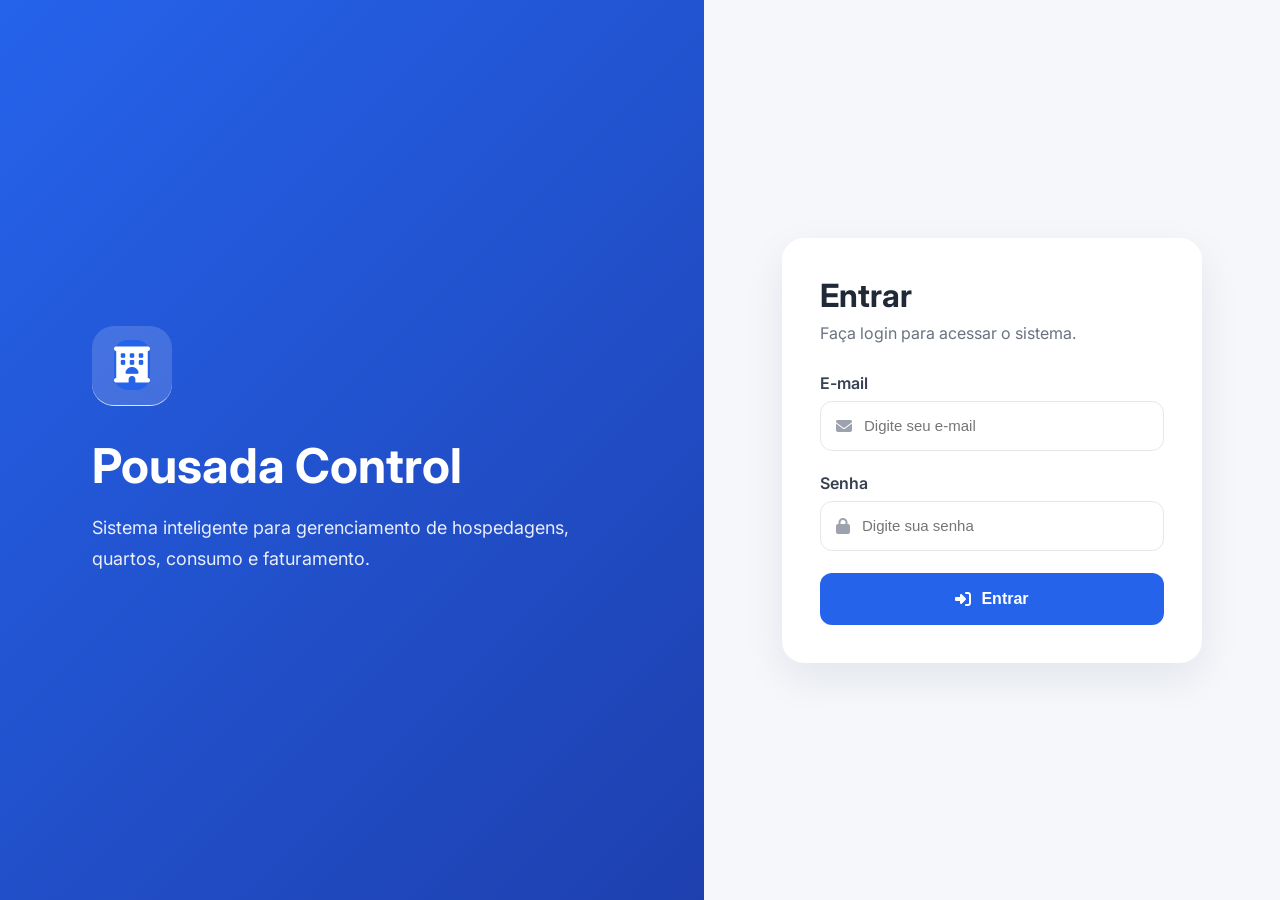
<file: index.html>
<!DOCTYPE html>
<html lang="pt-BR">
<head>
  <meta charset="UTF-8" />
  <meta http-equiv="refresh" content="0; url=login.html" />
  <title>Redirecionando...</title>
</head>
<body>
  <script>
    window.location.href = "login.html";
  </script>
</body>
</html>
</file>
<file: css/global.css>
/* ==========================
   GOOGLE FONTS
========================== */

@import url('https://fonts.googleapis.com/css2?family=Inter:wght@300;400;500;600;700&display=swap');

/* ==========================
   RESET
========================== */

*{
    margin:0;
    padding:0;
    box-sizing:border-box;
}

html{
    scroll-behavior:smooth;
}

body{
    font-family:'Inter',sans-serif;
    background:#f5f7fb;
    color:#1f2937;
}

/* ==========================
   VARIÁVEIS
========================== */

:root{

    --primary:#2563eb;
    --primary-hover:#1d4ed8;

    --success:#16a34a;
    --warning:#f59e0b;
    --danger:#dc2626;

    --background:#f5f7fb;

    --white:#ffffff;

    --text:#1f2937;

    --text-light:#6b7280;

    --border:#e5e7eb;

    --shadow:0 8px 24px rgba(15,23,42,.06);

    --radius:16px;

}

/* ==========================
   LAYOUT
========================== */

.layout{

    display:flex;

    min-height:100vh;

}

/* ==========================
   SIDEBAR
========================== */

.sidebar{

    width:270px;

    background:#ffffff;

    border-right:1px solid var(--border);

    display:flex;

    flex-direction:column;

    position:fixed;

    left:0;

    top:0;

    bottom:0;

}

.logo{

    height:90px;

    display:flex;

    align-items:center;

    gap:15px;

    padding:0 25px;

    border-bottom:1px solid var(--border);

}

.logo i{

    width:50px;

    height:50px;

    background:var(--primary);

    color:#fff;

    display:flex;

    align-items:center;

    justify-content:center;

    border-radius:14px;

    font-size:22px;

}

.logo h2{

    font-size:19px;

    font-weight:700;

}

.logo span{

    color:var(--text-light);

    font-size:13px;

}

/* ==========================
   MENU
========================== */

.sidebar nav{

    display:flex;

    flex-direction:column;

    padding:18px;

    gap:6px;

}

.sidebar nav a{

    text-decoration:none;

    color:var(--text);

    display:flex;

    align-items:center;

    gap:14px;

    padding:14px 18px;

    border-radius:12px;

    transition:.25s;

    font-weight:500;

}

.sidebar nav a:hover{

    background:#eef4ff;

    color:var(--primary);

}

.sidebar nav a.active{

    background:var(--primary);

    color:#fff;

}

.sidebar nav a i{

    width:20px;

    text-align:center;

}

/* ==========================
   CONTENT
========================== */

.content{

    margin-left:270px;

    width:calc(100% - 270px);

    min-height:100vh;

}

/* ==========================
   TOPBAR
========================== */

.topbar{

    height:90px;

    background:#fff;

    display:flex;

    justify-content:space-between;

    align-items:center;

    padding:0 35px;

    border-bottom:1px solid var(--border);

}

.topbar h1{

    font-size:30px;

    margin-bottom:4px;

}

.topbar p{

    color:var(--text-light);

}

/* ==========================
   MAIN
========================== */

main section{

    padding:30px 35px 0;

}

/* ==========================
   PAGE ACTIONS
========================== */

.page-actions{

    display:flex;

    gap:15px;

    align-items:center;

    flex-wrap:wrap;

}

/* ==========================
   SEARCH BOX
========================== */

.search-box{

    width:350px;

    background:#fff;

    border:1px solid var(--border);

    border-radius:12px;

    display:flex;

    align-items:center;

    padding:0 16px;

    height:48px;

}

.search-box i{

    color:#9ca3af;

}

.search-box input{

    flex:1;

    border:none;

    outline:none;

    margin-left:12px;

    font-size:15px;

    background:transparent;

}

/* ==========================
   INPUTS
========================== */

input,
select,
textarea{

    width:100%;

    height:46px;

    border:1px solid var(--border);

    border-radius:10px;

    padding:0 15px;

    font-size:15px;

    outline:none;

    transition:.2s;

}

textarea{

    height:auto;

    padding:15px;

    resize:vertical;

}

input:focus,
select:focus,
textarea:focus{

    border-color:var(--primary);

}

/* ==========================
   LABELS
========================== */

label{

    display:block;

    margin-bottom:8px;

    font-weight:600;

    color:#374151;

}

/* ==========================
   FORM
========================== */

.form{

    display:flex;

    flex-direction:column;

    gap:18px;

}

.form-row{

    display:grid;

    grid-template-columns:1fr 1fr;

    gap:20px;

}

/* ==========================
   TITULOS
========================== */

.section-title{

    display:flex;

    justify-content:space-between;

    align-items:center;

    margin-bottom:20px;

}

.section-title h2{

    font-size:22px;

}

/* ==========================
   SCROLLBAR
========================== */

::-webkit-scrollbar{

    width:9px;

}

::-webkit-scrollbar-thumb{

    background:#d1d5db;

    border-radius:20px;

}

::-webkit-scrollbar-track{

    background:#f3f4f6;

}
.sidebar{
    display:flex;
    flex-direction:column;
}

.sidebar nav{
    flex:1;
}

.sidebar-footer{
    padding:20px;
    border-top:1px solid #e5e7eb;
}

.btn-logout{
    width:100%;
    border:none;
    background:#fff5f5;
    color:#dc2626;
    padding:14px 18px;
    border-radius:14px;
    display:flex;
    align-items:center;
    gap:12px;
    cursor:pointer;
    font-size:15px;
    font-weight:600;
    transition:.25s;
}

.btn-logout:hover{
    background:#dc2626;
    color:#fff;
}

.btn-logout i{
    font-size:16px;
}
</file>
<file: css/components.css>
/* ===================================================
   BOTÕES
=================================================== */

.btn-primary,
.btn-secondary,
.btn-danger{

    border:none;

    border-radius:12px;

    padding:12px 20px;

    cursor:pointer;

    font-size:15px;

    font-weight:600;

    display:flex;

    align-items:center;

    justify-content:center;

    gap:10px;

    transition:.25s;

}

.btn-primary{

    background:var(--primary);

    color:#fff;

}

.btn-primary:hover{

    background:var(--primary-hover);

}

.btn-secondary{

    background:#fff;

    color:var(--text);

    border:1px solid var(--border);

}

.btn-secondary:hover{

    background:#f8fafc;

}

.btn-danger{

    background:#dc2626;

    color:#fff;

}

.btn-danger:hover{

    background:#b91c1c;

}

.btn-icon{

    width:42px;

    height:42px;

    border:none;

    border-radius:10px;

    cursor:pointer;

    background:#f3f4f6;

    display:flex;

    justify-content:center;

    align-items:center;

    transition:.2s;

}

.btn-icon:hover{

    background:#e5e7eb;

}

/* ===================================================
   CARDS DASHBOARD
=================================================== */

.cards{

    display:grid;

    grid-template-columns:repeat(auto-fit,minmax(240px,1fr));

    gap:22px;

}

.card{

    background:#fff;

    border-radius:18px;

    padding:24px;

    box-shadow:var(--shadow);

    border:1px solid #eef2f7;

}

.card i{

    font-size:30px;

    color:var(--primary);

    margin-bottom:18px;

}

.card h3{

    color:var(--text-light);

    font-size:15px;

    font-weight:500;

    margin-bottom:10px;

}

.card h2{

    font-size:32px;

}

/* ===================================================
   TABELAS
=================================================== */

.table-container{

    background:#fff;

    border-radius:18px;

    box-shadow:var(--shadow);

    overflow:hidden;

}

table{

    width:100%;

    border-collapse:collapse;

}

thead{

    background:#f8fafc;

}

thead th{

    padding:18px;

    text-align:left;

    font-size:14px;

    color:#6b7280;

    font-weight:600;

}

tbody td{

    padding:18px;

    border-top:1px solid #edf2f7;

}

tbody tr{

    transition:.2s;

}

tbody tr:hover{

    background:#fafafa;

}

/* ===================================================
   STATUS
=================================================== */

.status{

    display:inline-flex;

    align-items:center;

    justify-content:center;

    padding:7px 12px;

    border-radius:50px;

    font-size:13px;

    font-weight:600;

}

.status-livre{

    background:#dcfce7;

    color:#15803d;

}

.status-ocupado{

    background:#fee2e2;

    color:#dc2626;

}

.status-limpeza{

    background:#fef3c7;

    color:#b45309;

}

.status-manutencao{

    background:#e5e7eb;

    color:#374151;

}

/* ===================================================
   MODAL
=================================================== */

.modal{

    position:fixed;

    inset:0;

    background:rgba(0,0,0,.45);

    display:none;

    justify-content:center;

    align-items:center;

    z-index:999;

}

.modal.active{

    display:flex;

}

.modal-content{

    width:650px;

    max-width:95%;

    background:#fff;

    border-radius:20px;

    box-shadow:0 15px 40px rgba(0,0,0,.15);

    overflow:hidden;

}

.modal-content.large{

    width:850px;

}

.modal-header{

    display:flex;

    justify-content:space-between;

    align-items:center;

    padding:22px 28px;

    border-bottom:1px solid var(--border);

}

.modal-header h2{

    font-size:22px;

}

.modal form{

    padding:28px;

}

.modal-actions{

    display:flex;

    justify-content:flex-end;

    gap:12px;

    margin-top:28px;

}

/* ===================================================
   SETTINGS CARD
=================================================== */

.settings-grid{

    display:grid;

    grid-template-columns:repeat(auto-fit,minmax(420px,1fr));

    gap:25px;

}

.settings-card{

    background:#fff;

    border-radius:18px;

    box-shadow:var(--shadow);

    padding:25px;

}

/* ===================================================
   REPORT CARD
=================================================== */

.relatorios-grid{

    display:grid;

    grid-template-columns:repeat(auto-fit,minmax(400px,1fr));

    gap:24px;

}

.report-card{

    background:#fff;

    border-radius:18px;

    box-shadow:var(--shadow);

    padding:24px;

}

/* ===================================================
   QUARTOS
=================================================== */

.quartos-grid{

    display:grid;

    grid-template-columns:repeat(auto-fit,minmax(300px,1fr));

    gap:20px;

}

.quarto-card{

    background:#fff;

    border-radius:18px;

    padding:22px;

    box-shadow:var(--shadow);

    border:1px solid #eef2f7;

    transition:.25s;

}

.quarto-card:hover{

    transform:translateY(-4px);

}

.quarto-card h3{

    margin-bottom:10px;

}

.quarto-card p{

    color:#6b7280;

    margin:6px 0;

}

.quarto-footer{

    display:flex;

    justify-content:space-between;

    margin-top:18px;

}

/* ===================================================
   HOSPEDAGENS
=================================================== */

.hospedagens-grid{

    display:grid;

    grid-template-columns:repeat(auto-fit,minmax(360px,1fr));

    gap:22px;

}

.hospedagem-card{

    background:#fff;

    border-radius:18px;

    padding:22px;

    box-shadow:var(--shadow);

}

.hospedagem-card h3{

    margin-bottom:14px;

}

.hospedagem-card p{

    margin:7px 0;

    color:#6b7280;

}

.hospedagem-actions{

    display:flex;

    gap:10px;

    margin-top:18px;

}

/* ===================================================
   TOAST
=================================================== */

.toast{

    position:fixed;

    top:30px;

    right:30px;

    background:#fff;

    border-left:5px solid var(--success);

    box-shadow:var(--shadow);

    padding:18px 24px;

    border-radius:12px;

    z-index:9999;

}
</file>
<file: css/configuracoes.css>
.settings-grid{
    padding-bottom:30px;
}

.settings-card{
    min-height:420px;
}

.settings-card form{
    margin-top:20px;
}

.settings-card .btn-primary{
    margin-top:10px;
    width:max-content;
}

@media(max-width:768px){
    .settings-card .btn-primary{
        width:100%;
    }
}
</file>
<file: css/responsive.css>
@media(max-width:1100px){

    .sidebar{
        width:230px;
    }

    .content{
        margin-left:230px;
        width:calc(100% - 230px);
    }

    .logo{
        padding:0 18px;
    }

    .logo h2{
        font-size:16px;
    }

    .logo span{
        font-size:12px;
    }

}

@media(max-width:900px){

    .layout{
        flex-direction:column;
    }

    .sidebar{
        position:relative;
        width:100%;
        height:auto;
        border-right:none;
        border-bottom:1px solid var(--border);
    }

    .sidebar nav{
        flex-direction:row;
        overflow-x:auto;
        padding:14px;
    }

    .sidebar nav a{
        white-space:nowrap;
    }

    .content{
        margin-left:0;
        width:100%;
    }

    .topbar{
        height:auto;
        padding:24px;
        gap:20px;
        align-items:flex-start;
        flex-direction:column;
    }

    .topbar-actions{
        width:100%;
        flex-wrap:wrap;
    }

    .topbar-actions button,
    .topbar .btn-primary{
        width:100%;
    }

    main section{
        padding:24px;
    }

    .page-actions{
        padding:20px;
        flex-direction:column;
        align-items:stretch;
    }

    .search-box{
        width:100%;
    }

    .form-row{
        grid-template-columns:1fr;
    }

}

@media(max-width:600px){

    .cards{
        grid-template-columns:1fr;
    }

    .quartos-grid,
    .hospedagens-grid,
    .relatorios-grid,
    .settings-grid{
        grid-template-columns:1fr;
    }

    .table-container{
        overflow-x:auto;
    }

    table{
        min-width:900px;
    }

    .modal-content,
    .modal-content.large{
        width:95%;
        max-height:90vh;
        overflow-y:auto;
    }

    .modal-actions{
        flex-direction:column;
    }

    .modal-actions button{
        width:100%;
    }

    .login-card{
        padding:28px;
    }

    .banner-content h1{
        font-size:32px;
    }

}
</file>
<file: css/consumos.css>
/* =========================
   CONSUMOS
========================= */

#tbodyProdutos td{
    vertical-align:middle;
}

.table-container{
    margin:0 35px 30px;
    background:#fff;
    border-radius:20px;
    box-shadow:var(--shadow);
    border:1px solid #eef2f7;
    overflow:hidden;
}

.table-container table{
    width:100%;
}

.table-container th{
    padding:18px 24px;
}

.table-container td{
    padding:18px 24px;
}

.produto-nome{
    display:flex;
    align-items:center;
    gap:14px;
    font-weight:700;
}

.produto-icon{
    width:42px;
    height:42px;
    min-width:42px;
    border-radius:12px;
    background:#eef4ff;
    color:var(--primary);
    display:flex;
    align-items:center;
    justify-content:center;
}

.produto-actions{
    display:flex;
    gap:8px;
}

.produto-actions .btn-icon{
    width:38px;
    height:38px;
    background:#f3f4f6;
}

.produto-actions .btn-icon:hover{
    background:#e5e7eb;
    color:var(--primary);
}

/* pesquisa melhor alinhada */

.page-actions{
    padding-top:28px;
    padding-bottom:0;
}

.page-actions .search-box{
    width:360px;
}

/* deixa a tabela mais bonita */

tbody tr{
    transition:.2s;
}

tbody tr:hover{
    background:#f8fafc;
}

thead th{
    background:#f8fafc;
}

/* status */

.status{
    min-width:72px;
}

/* responsivo */

@media(max-width:900px){
    .table-container{
        margin:0 24px 30px;
        overflow-x:auto;
    }

    .page-actions .search-box{
        width:100%;
    }
}
/* Espaço entre pesquisa e tabela */

.page-actions{
    margin:28px 35px 18px;
    display:flex;
    justify-content:flex-start;
    align-items:center;
}

.search-box{
    width:360px;
}

.section-spacing{
    height:10px;
}

.table-container{
    margin:0 35px 30px;
}

@media (max-width:768px){

    .page-actions{
        margin:20px;
    }

    .table-container{
        margin:0 20px 20px;
    }

    .search-box{
        width:100%;
    }

    .section-spacing{
        height:6px;
    }

}
</file>
<file: css/dashboard.css>
.quartos-status,
.ultimas-hospedagens{
    padding-bottom:30px;
}

.quartos-status .section-title,
.ultimas-hospedagens .section-title{
    margin-top:10px;
}

.quartos-grid{
    display:grid;
    grid-template-columns:repeat(auto-fit,minmax(260px,1fr));
    gap:20px;
}

.quarto-dashboard-card{
    background:#fff;
    border-radius:18px;
    padding:22px;
    box-shadow:var(--shadow);
    border:1px solid #eef2f7;
    transition:.25s;
}

.quarto-dashboard-card:hover{
    transform:translateY(-4px);
}

.quarto-dashboard-header{
    display:flex;
    justify-content:space-between;
    align-items:center;
    margin-bottom:18px;
}

.quarto-dashboard-header h3{
    font-size:18px;
}

.quarto-dashboard-info{
    display:flex;
    flex-direction:column;
    gap:8px;
    color:var(--text-light);
    font-size:14px;
}

.quarto-dashboard-actions{
    margin-top:18px;
    display:flex;
    gap:10px;
    flex-wrap:wrap;
}

.ultimas-hospedagens table{
    background:#fff;
}
</file>
<file: css/historico.css>
/* =========================
   HISTÓRICO
========================= */

.page-actions{
    margin:28px 35px 22px;
    padding:22px;
    background:#fff;
    border:1px solid #eef2f7;
    border-radius:18px;
    box-shadow:var(--shadow);
    display:grid;
    grid-template-columns:1.4fr 1fr 1fr 1fr auto;
    gap:14px;
    align-items:end;
}

.page-actions .search-box{
    width:100%;
}

.page-actions input,
.page-actions select{
    height:48px;
}

.table-container{
    margin:0 35px 30px;
    background:#fff;
    border-radius:20px;
    box-shadow:var(--shadow);
    border:1px solid #eef2f7;
    overflow:hidden;
}

.table-container table{
    width:100%;
}

.table-container th,
.table-container td{
    padding:18px 16px;
    vertical-align:middle;
}

.table-container th{
    white-space:nowrap;
}

#tbodyHistorico tr{
    transition:.2s;
}

#tbodyHistorico tr:hover{
    background:#f8fafc;
}

.historico-actions{
    display:flex;
    gap:8px;
    align-items:center;
    justify-content:flex-end;
}

.historico-actions .btn-icon{
    width:38px;
    height:38px;
    min-width:38px;
}

/* reaproveita caso o JS ainda esteja usando produto-actions */
#tbodyHistorico .produto-actions{
    display:flex;
    flex-direction:row;
    gap:8px;
    align-items:center;
    justify-content:flex-end;
}

#tbodyHistorico .produto-actions .btn-icon{
    width:38px;
    height:38px;
    min-width:38px;
}

.recibo{
    padding:28px;
    background:#fff;
}

.recibo-header{
    text-align:center;
    border-bottom:1px solid var(--border);
    padding-bottom:18px;
    margin-bottom:22px;
}

.recibo-header h2{
    font-size:26px;
    margin-bottom:6px;
}

.recibo-header p{
    color:var(--text-light);
    font-size:14px;
}

.recibo-section{
    margin-bottom:20px;
}

.recibo-section h3{
    font-size:18px;
    margin-bottom:12px;
}

.recibo-line{
    display:flex;
    justify-content:space-between;
    padding:8px 0;
    border-bottom:1px dashed #e5e7eb;
}

.recibo-total{
    margin-top:22px;
    padding:18px;
    border-radius:14px;
    background:#eef4ff;
    display:flex;
    justify-content:space-between;
    align-items:center;
}

.recibo-total h2{
    color:var(--primary);
    font-size:30px;
}

@media(max-width:1200px){
    .page-actions{
        grid-template-columns:1fr 1fr;
    }

    .page-actions .btn-secondary{
        width:100%;
    }
}

@media(max-width:900px){
    .page-actions{
        margin:24px;
        grid-template-columns:1fr;
    }

    .table-container{
        margin:0 24px 30px;
        overflow-x:auto;
    }

    table{
        min-width:1000px;
    }
}

@media print{
    body *{
        visibility:hidden;
    }

    #reciboConteudo,
    #reciboConteudo *{
        visibility:visible;
    }

    #reciboConteudo{
        position:absolute;
        left:0;
        top:0;
        width:100%;
    }
}
</file>
<file: css/hospedagens.css>
#listaHospedagens{
    padding-bottom:30px;
}

.hospedagens-grid{
    display:grid;
    grid-template-columns:repeat(auto-fit,minmax(380px,1fr));
    gap:24px;
}

.hospedagem-card{
    position:relative;
    overflow:hidden;
    background:#fff;
    border-radius:20px;
    padding:26px 22px 24px;
    box-shadow:var(--shadow);
    border:1px solid #eef2f7;
}

.hospedagem-card::before{
    content:"";
    position:absolute;
    left:0;
    top:0;
    width:6px;
    height:100%;
    background:var(--primary);
}

.hospedagem-header{
    display:flex;
    justify-content:space-between;
    align-items:flex-start;
    gap:15px;
    margin-bottom:26px;
}

.hospedagem-header h3{
    font-size:21px;
    color:var(--text);
    margin-bottom:8px;
}

.hospedagem-header p{
    color:var(--text-light);
    font-weight:500;
}

.hospedagem-info{
    display:grid;
    gap:16px;
}

.hospedagem-info p{
    display:flex;
    justify-content:space-between;
    align-items:center;
    color:var(--text-light);
    font-size:15px;
    gap:20px;
}

.hospedagem-info strong{
    color:var(--text);
    font-weight:700;
    text-align:right;
}

.total-hospedagem{
    margin-top:24px;
    padding:20px 18px;
    border-radius:14px;
    background:#eef4ff;
    display:flex;
    justify-content:space-between;
    align-items:center;
    gap:15px;
}

.total-hospedagem span{
    color:var(--text-light);
    font-size:16px;
}

.total-hospedagem h2{
    color:var(--primary);
    font-size:30px;
    white-space:nowrap;
}

.resumo-finalizacao{
    background:#f8fafc;
    border:1px solid var(--border);
    border-radius:16px;
    padding:18px;
    margin-top:20px;
    margin-bottom:0;
}

.resumo-finalizacao h3{
    margin-bottom:14px;
    font-size:17px;
}

.resumo-finalizacao p{
    color:var(--text-light);
}

.resumo-item{
    display:flex;
    justify-content:space-between;
    gap:15px;
    padding:8px 0;
}

.resumo-item span{
    color:var(--text-light);
}

.resumo-item strong{
    color:var(--text);
}

.resumo-total{
    margin-top:18px;
    padding-top:18px;
    border-top:1px solid var(--border);
    display:flex;
    justify-content:space-between;
    align-items:center;
}

.resumo-total h2{
    color:var(--primary);
    font-size:32px;
}

.hospedagem-actions{
    margin-top:24px;
    display:grid;
    grid-template-columns:1fr 1fr;
    gap:12px;
}

.hospedagem-actions button{
    width:100%;
    min-height:44px;
    padding:11px 14px;
    font-size:14px;
    white-space:nowrap;
}

.hospedagem-actions .btn-danger{
    grid-column:1 / -1;
}

#filtroHospedagem{
    max-width:240px;
}

@media(max-width:1300px){
    .hospedagens-grid{
        grid-template-columns:repeat(auto-fit,minmax(340px,1fr));
    }

    .hospedagem-actions{
        grid-template-columns:1fr;
    }

    .hospedagem-actions .btn-danger{
        grid-column:auto;
    }
}

@media(max-width:768px){
    .hospedagens-grid{
        grid-template-columns:1fr;
    }

    .hospedagem-card{
        padding:24px 18px;
    }

    .hospedagem-info p{
        flex-direction:column;
        align-items:flex-start;
        gap:5px;
    }

    .hospedagem-info strong{
        text-align:left;
    }

    .total-hospedagem{
        flex-direction:column;
        align-items:flex-start;
    }
}
</file>
<file: css/login.css>
.login-container{
    width:100%;
    min-height:100vh;
    display:grid;
    grid-template-columns:1.1fr .9fr;
    background:#f5f7fb;
}

/* LADO ESQUERDO */

.login-banner{
    background:linear-gradient(135deg,#2563eb,#1e40af);
    display:flex;
    align-items:center;
    justify-content:center;
    padding:60px;
    color:#fff;
}

.banner-content{
    max-width:520px;
}

.banner-content .logo{
    width:80px;
    height:80px;
    border-radius:22px;
    background:rgba(255,255,255,.15);
    display:flex;
    align-items:center;
    justify-content:center;
    margin-bottom:30px;
}

.banner-content .logo i{
    font-size:36px;
}

.banner-content h1{
    font-size:48px;
    margin-bottom:18px;
}

.banner-content p{
    font-size:18px;
    line-height:1.7;
    opacity:.9;
}

/* LADO DIREITO */

.login-box{
    display:flex;
    align-items:center;
    justify-content:center;
    padding:40px;
}

.login-card{
    width:100%;
    max-width:420px;
    background:#fff;
    padding:38px;
    border-radius:22px;
    box-shadow:0 15px 40px rgba(15,23,42,.08);
}

.login-card h2{
    font-size:32px;
    margin-bottom:8px;
}

.login-card > p{
    color:#6b7280;
    margin-bottom:30px;
}

.form-group{
    margin-bottom:22px;
}

.input-group{
    height:50px;
    border:1px solid var(--border);
    border-radius:12px;
    display:flex;
    align-items:center;
    padding:0 15px;
    transition:.25s;
}

.input-group:focus-within{
    border-color:var(--primary);
    box-shadow:0 0 0 4px rgba(37,99,235,.08);
}

.input-group i{
    color:#9ca3af;
    margin-right:12px;
}

.input-group input{
    border:none;
    padding:0;
    height:auto;
}

.btn-login{
    width:100%;
    height:52px;
    border:none;
    border-radius:12px;
    background:var(--primary);
    color:#fff;
    font-weight:700;
    font-size:16px;
    cursor:pointer;
    display:flex;
    align-items:center;
    justify-content:center;
    gap:10px;
    transition:.25s;
}

.btn-login:hover{
    background:var(--primary-hover);
}

/* RESPONSIVO */

@media(max-width:900px){
    .login-container{
        grid-template-columns:1fr;
    }

    .login-banner{
        min-height:300px;
        padding:35px;
        text-align:center;
    }

    .banner-content .logo{
        margin:0 auto 22px;
    }

    .banner-content h1{
        font-size:36px;
    }
}
/* ==========================
   LOGIN MOBILE
========================== */

@media (max-width: 768px){

    body{
        padding:20px;
    }

    .login-container{
        grid-template-columns:1fr;
        max-width:420px;
        min-height:auto;
        border-radius:20px;
        overflow:hidden;
    }

    /* Esconde toda a parte azul */

    .login-banner{
        display:none;
    }

    /* Faz o formulário ocupar tudo */

    .login-form{
        width:100%;
        padding:40px 28px;
        border-radius:20px;
    }

    .login-form h1{
        font-size:38px;
    }

    .login-form p{
        margin-bottom:30px;
    }

}
/* ==========================
   LOGIN MOBILE
========================== */

@media (max-width:768px){

    body{
        padding:0;
        display:flex;
        justify-content:center;
        align-items:center;
        min-height:100vh;
        background:#f3f6fb;
    }

    .login-container{
        width:100%;
        max-width:420px;
        min-height:auto;
        display:flex;
        justify-content:center;
        align-items:center;
        background:transparent;
        box-shadow:none;
    }

    /* Esconde o painel azul */

    .login-banner{
        display:none;
    }

    /* Card do login */

    .login-form{
        width:100%;
        padding:35px 28px;
        background:#fff;
        border-radius:20px;
        box-shadow:0 15px 40px rgba(0,0,0,.12);
    }

    .login-form h1{
        font-size:36px;
    }

    .login-form p{
        margin-bottom:28px;
    }

}
</file>
<file: css/movimentacoes.css>
/* ==================================================
   MOVIMENTAÇÕES
================================================== */

.movimentacoes-actions{
    margin:28px 35px 22px;
    display:grid;
    grid-template-columns:1.5fr 240px 220px;
    gap:16px;
    align-items:center;
}

.movimentacoes-actions .search-box{
    width:100%;
}

.movimentacoes-table{
    margin:0 35px 35px;
    background:#fff;
    border-radius:20px;
    box-shadow:var(--shadow);
    border:1px solid #eef2f7;
    overflow:hidden;
}

.movimentacoes-table table{
    width:100%;
    border-collapse:collapse;
}

.movimentacoes-table th{
    padding:18px 20px;
    text-align:left;
    font-size:14px;
    color:var(--text-light);
    font-weight:600;
    background:#f8fafc;
}

.movimentacoes-table td{
    padding:18px 20px;
    border-top:1px solid #f1f5f9;
    vertical-align:middle;
}

.movimentacoes-table tbody tr:hover{
    background:#f8fafc;
}

.mov-tipo{
    display:inline-flex;
    align-items:center;
    gap:7px;
    padding:7px 12px;
    border-radius:30px;
    font-size:13px;
    font-weight:700;
}

.mov-hospedagem{
    background:#dbeafe;
    color:#2563eb;
}

.mov-consumo{
    background:#ecfdf5;
    color:#059669;
}

.mov-quarto{
    background:#fef3c7;
    color:#b45309;
}

.mov-usuario{
    background:#f3e8ff;
    color:#7e22ce;
}

.mov-sistema{
    background:#e5e7eb;
    color:#374151;
}

.mov-detalhes{
    color:var(--text-light);
    font-size:14px;
}

@media(max-width:1000px){
    .movimentacoes-actions{
        margin:24px;
        grid-template-columns:1fr;
    }

    .movimentacoes-table{
        margin:0 24px 24px;
        overflow-x:auto;
    }

    .movimentacoes-table table{
        min-width:900px;
    }
}
</file>
<file: css/quartos.css>
#listaQuartos{
    padding-bottom:30px;
}

.quarto-card{
    position:relative;
}

.quarto-card-header{
    display:flex;
    justify-content:space-between;
    align-items:flex-start;
    gap:12px;
    margin-bottom:16px;
}

.quarto-card-header h3{
    font-size:19px;
}

.quarto-info{
    display:grid;
    gap:8px;
    margin-top:12px;
}

.quarto-info p{
    font-size:14px;
    color:var(--text-light);
}

.quarto-info strong{
    color:var(--text);
}

.quarto-actions{
    display:flex;
    gap:10px;
    flex-wrap:wrap;
    margin-top:20px;
}

.quarto-actions button{
    flex:1;
    min-width:120px;
}

#modalQuarto{
    padding:20px;
}
</file>
<file: css/relatorios.css>
.topbar-actions{
    display:flex;
    gap:12px;
}

.page-actions{
    margin-bottom:25px;
    background:#fff;
    border:1px solid var(--border);
    border-radius:18px;
    box-shadow:var(--shadow);
    padding:22px 35px;
}

.filter-group{
    min-width:200px;
}

.filter-group label{
    font-size:13px;
    color:var(--text-light);
}

.card-info{
    display:block;
    margin-top:12px;
    font-size:13px;
    color:var(--text-light);
}

.card-info.positivo{
    color:var(--success);
    font-weight:600;
}

.grafico-principal{
    padding-bottom:0;
}

.large-card{
    min-height:390px;
}

.section-title p{
    color:var(--text-light);
    margin-top:5px;
}

.chart-container{
    height:280px;
    border:2px dashed #dbe4f0;
    border-radius:18px;
    background:#fafcff;
    display:flex;
    flex-direction:column;
    align-items:center;
    justify-content:center;
    gap:14px;
    color:#94a3b8;
    font-weight:600;
}

.chart-container i{
    font-size:42px;
}

.relatorios-grid{
    display:grid;
    grid-template-columns:repeat(auto-fit,minmax(380px,1fr));
    gap:24px;
    padding-bottom:30px;
}

.report-card{
    background:#fff;
    border-radius:18px;
    box-shadow:var(--shadow);
    padding:24px;
    border:1px solid #eef2f7;
    min-height:320px;
}

.chart-small{
    height:180px;
    border-radius:16px;
    background:#f8fafc;
    border:1px dashed #dbe4f0;
    display:flex;
    flex-direction:column;
    align-items:center;
    justify-content:center;
    gap:10px;
    color:#94a3b8;
    margin-bottom:18px;
}

.chart-small i{
    font-size:34px;
}

.report-list{
    display:flex;
    flex-direction:column;
    gap:14px;
}

.report-item{
    display:flex;
    justify-content:space-between;
    align-items:center;
    padding:14px 16px;
    background:#f8fafc;
    border:1px solid var(--border);
    border-radius:12px;
}

.report-item strong{
    color:var(--primary);
}

.ranking .report-item{
    position:relative;
    overflow:hidden;
}

.ranking .report-item::before{
    content:"";
    position:absolute;
    left:0;
    top:0;
    height:100%;
    width:5px;
    background:var(--primary);
}
</file>
<file: css/usuarios.css>
/* ==================================================
   USUÁRIOS
================================================== */

.usuarios-actions{
    margin:28px 35px 22px;
    display:flex;
    gap:16px;
    align-items:center;
    justify-content:space-between;
    flex-wrap:wrap;
}

.usuarios-actions .search-box{
    flex:1;
    min-width:320px;
}

.usuarios-actions select{
    width:220px;
}

/* ==================================================
   TABELA
================================================== */

.usuarios-table{
    margin:0 35px 35px;
    background:#fff;
    border-radius:20px;
    box-shadow:var(--shadow);
    border:1px solid #eef2f7;
    overflow:hidden;
}

.usuarios-table table{
    width:100%;
    border-collapse:collapse;
}

.usuarios-table thead{
    background:#f8fafc;
}

.usuarios-table th{
    padding:18px 20px;
    text-align:left;
    font-size:14px;
    color:var(--text-light);
    font-weight:600;
    white-space:nowrap;
}

.usuarios-table td{
    padding:18px 20px;
    border-top:1px solid #f1f5f9;
    vertical-align:middle;
}

.usuarios-table tbody tr{
    transition:.25s;
}

.usuarios-table tbody tr:hover{
    background:#f8fafc;
}

/* ==================================================
   USUÁRIO
================================================== */

.usuario-info{
    display:flex;
    align-items:center;
    gap:14px;
}

.usuario-avatar{
    width:44px;
    height:44px;
    border-radius:50%;
    background:linear-gradient(135deg,#3b82f6,#2563eb);
    color:#fff;
    display:flex;
    align-items:center;
    justify-content:center;
    font-size:18px;
    font-weight:700;
}

.usuario-info h4{
    font-size:15px;
    margin-bottom:3px;
}

.usuario-info span{
    font-size:13px;
    color:var(--text-light);
}

/* ==================================================
   PERFIL
================================================== */

.badge-admin{
    display:inline-flex;
    align-items:center;
    gap:6px;
    padding:7px 12px;
    border-radius:30px;
    background:#dbeafe;
    color:#2563eb;
    font-size:13px;
    font-weight:600;
}

.badge-user{
    display:inline-flex;
    align-items:center;
    gap:6px;
    padding:7px 12px;
    border-radius:30px;
    background:#ecfdf5;
    color:#059669;
    font-size:13px;
    font-weight:600;
}

/* ==================================================
   STATUS
================================================== */

.status{
    display:inline-flex;
    align-items:center;
    justify-content:center;
    min-width:95px;
}

/* ==================================================
   AÇÕES
================================================== */

.usuario-actions{
    display:flex;
    justify-content:flex-end;
    gap:8px;
}

.usuario-actions .btn-icon{
    width:38px;
    height:38px;
    border-radius:10px;
    background:#f3f4f6;
    transition:.25s;
}

.usuario-actions .btn-icon:hover{
    background:#2563eb;
    color:#fff;
}

/* ==================================================
   MODAL
================================================== */

#modalUsuario .modal-content{
    max-width:700px;
}

#modalUsuario .form-row{
    display:grid;
    grid-template-columns:1fr 1fr;
    gap:18px;
}

#modalUsuario .modal-actions{
    margin-top:24px;
    display:flex;
    justify-content:flex-end;
    gap:12px;
}

/* ==================================================
   RESPONSIVO
================================================== */

@media(max-width:1000px){

    .usuarios-actions{
        margin:24px;
        flex-direction:column;
        align-items:stretch;
    }

    .usuarios-actions .search-box{
        min-width:100%;
    }

    .usuarios-actions select{
        width:100%;
    }

    .usuarios-table{
        margin:0 24px 24px;
        overflow-x:auto;
    }

    .usuarios-table table{
        min-width:900px;
    }

}

@media(max-width:700px){

    #modalUsuario .form-row{
        grid-template-columns:1fr;
    }

}
</file>
